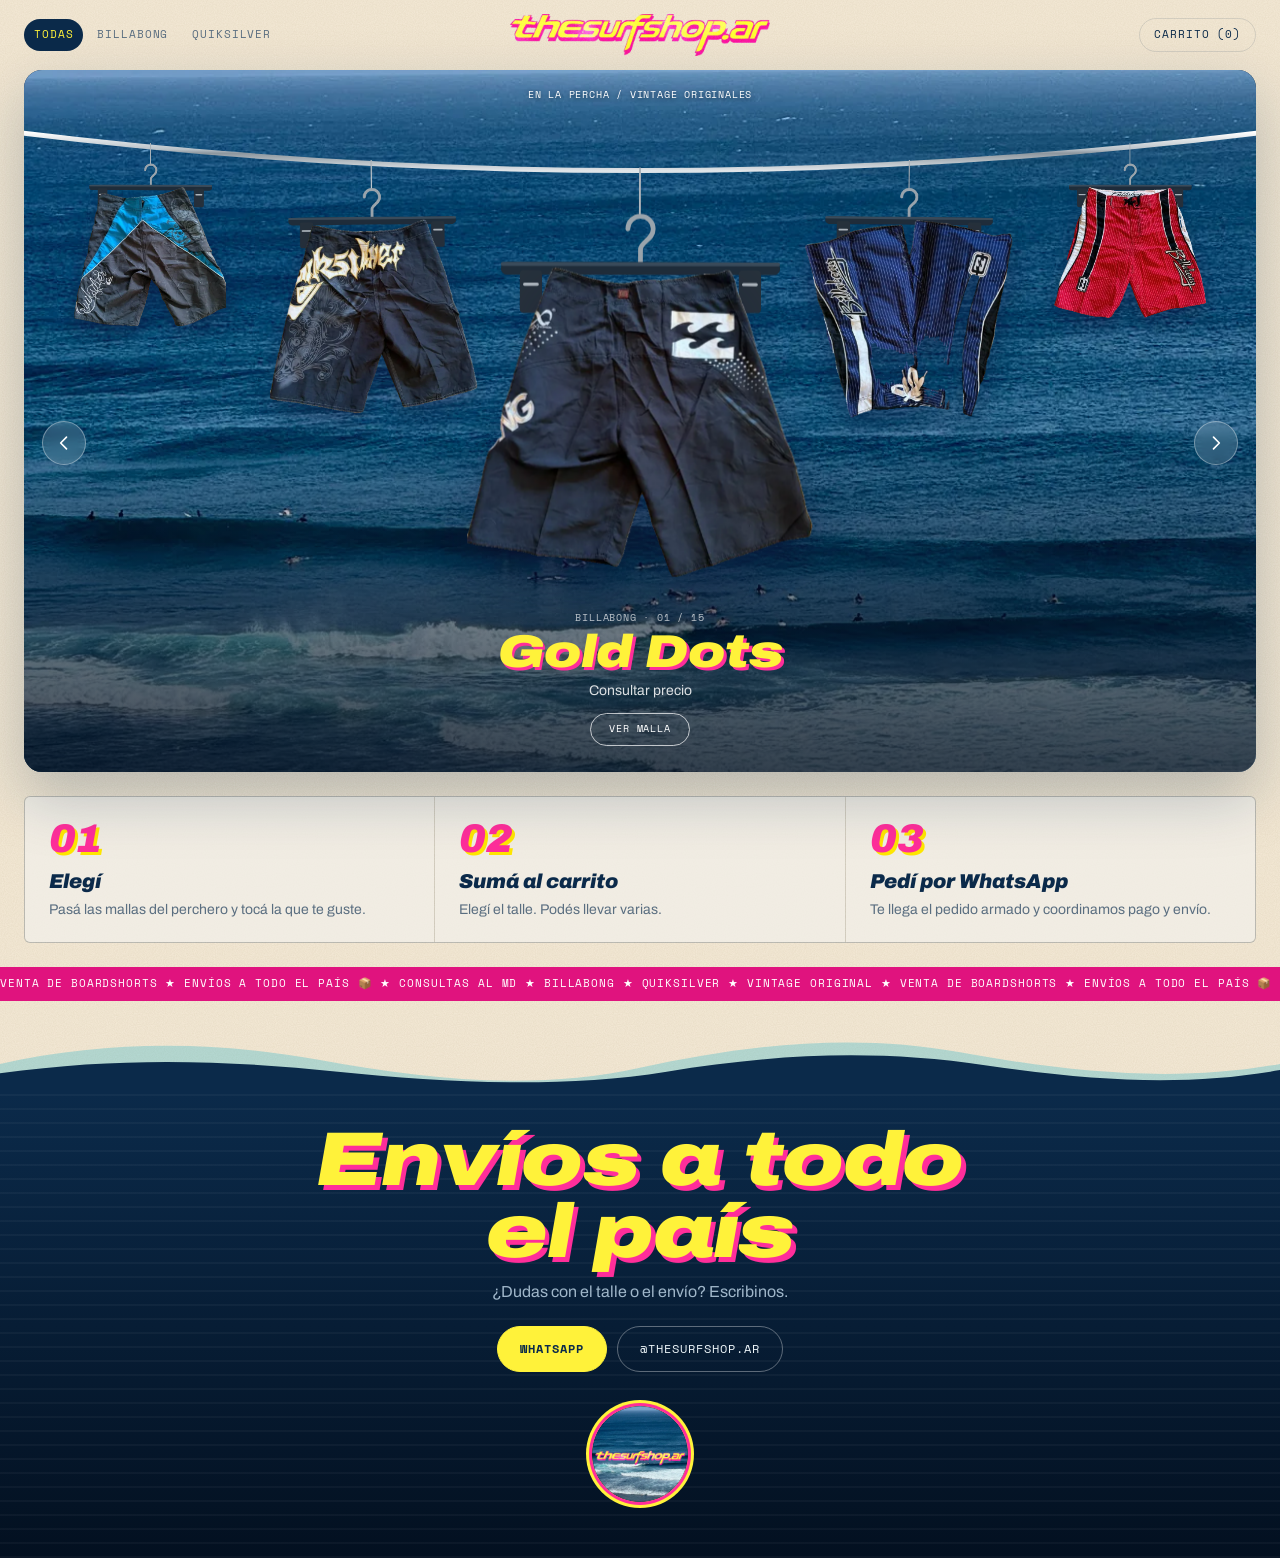
<file: index.html>
<!doctype html>
<html lang="es-AR">
<head>
  <meta charset="utf-8">
  <meta name="viewport" content="width=device-width, initial-scale=1, viewport-fit=cover">
  <!-- Sacar el noindex cuando la clienta apruebe la web y estén los precios. -->
  <meta name="robots" content="noindex">
  <meta name="theme-color" content="#f4ead7">
  <title>thesurfshop.ar · Boardshorts vintage</title>
  <meta name="description" content="Boardshorts vintage originales Billabong y Quiksilver. Elegí tu malla y pedila por WhatsApp.">
  <meta property="og:title" content="thesurfshop.ar · Boardshorts vintage">
  <meta property="og:description" content="Billabong y Quiksilver originales. Pedidos por WhatsApp.">
  <meta property="og:image" content="img/og.jpg">
  <link rel="icon" href="img/favicon.png">
  <link rel="apple-touch-icon" href="img/icon-180.png">
  <link rel="preconnect" href="https://fonts.googleapis.com">
  <link rel="preconnect" href="https://fonts.gstatic.com" crossorigin>
  <link rel="stylesheet" href="https://fonts.googleapis.com/css2?family=Archivo:ital,wdth,wght@0,62..125,400..900;1,62..125,400..900&family=Space+Mono:wght@400;700&display=swap">
  <link rel="stylesheet" href="css/marca.css">
  <link rel="stylesheet" href="css/tienda.css">
  <script defer src="js/catalogo-inicial.js"></script>
  <script defer src="js/tienda-config.js"></script>
  <script defer src="js/tienda.js"></script>
</head>
<body>

  <header class="barra">
    <nav class="filtros" aria-label="Marcas">
      <button class="filtro" data-marca="" aria-pressed="true">Todas</button>
      <button class="filtro" data-marca="Billabong" aria-pressed="false">Billabong</button>
      <button class="filtro" data-marca="Quiksilver" aria-pressed="false">Quiksilver</button>
    </nav>
    <a href="./" class="marca" aria-label="thesurfshop.ar, inicio">
      <img src="img/wordmark.webp" alt="thesurfshop.ar" width="1400" height="230">
    </a>
    <button class="boton-carrito" id="abrir-carrito" aria-haspopup="dialog">
      Carrito <span id="carrito-cuenta">(0)</span>
    </button>
  </header>

  <main>
    <section class="escenario" id="escenario" aria-roledescription="carrusel" aria-label="Mallas en la percha">
      <!-- La misma foto del mar que tiene el logo: las mallas cuelgan contra el cielo. -->
      <div class="paisaje" aria-hidden="true">
        <div class="foto-mar"></div>
      </div>

      <p class="rotulo"><span>En la percha</span> / <span>Vintage originales</span></p>

      <svg class="barral" id="barral" aria-hidden="true" preserveAspectRatio="none">
        <defs>
          <linearGradient id="cromo" x1="0" y1="0" x2="0" y2="1">
            <stop offset="0" stop-color="#ffffff"/>
            <stop offset=".45" stop-color="#b9c2c9"/>
            <stop offset=".55" stop-color="#8d979f"/>
            <stop offset="1" stop-color="#dfe4e8"/>
          </linearGradient>
        </defs>
        <path id="barral-sombra" fill="none" stroke="rgba(11,42,74,.08)" stroke-width="5" stroke-linecap="round"/>
        <path id="barral-tubo" fill="none" stroke="url(#cromo)" stroke-width="5" stroke-linecap="round"/>
      </svg>

      <div class="perchas" id="perchas"></div>

      <button class="flecha flecha-izq" id="anterior" aria-label="Malla anterior">
        <svg viewBox="0 0 24 24" width="20" height="20" aria-hidden="true"><path d="M15 5l-7 7 7 7" fill="none" stroke="currentColor" stroke-width="2" stroke-linecap="round" stroke-linejoin="round"/></svg>
      </button>
      <button class="flecha flecha-der" id="siguiente" aria-label="Malla siguiente">
        <svg viewBox="0 0 24 24" width="20" height="20" aria-hidden="true"><path d="M9 5l7 7-7 7" fill="none" stroke="currentColor" stroke-width="2" stroke-linecap="round" stroke-linejoin="round"/></svg>
      </button>

      <div class="etiqueta" id="etiqueta" aria-live="polite">
        <p class="etiqueta-marca" id="etiqueta-marca"></p>
        <h1 class="etiqueta-nombre titulo-racing" id="etiqueta-nombre"></h1>
        <p class="etiqueta-precio" id="etiqueta-precio"></p>
        <button class="boton-ver" id="ver-malla">Ver malla</button>
      </div>

      <!-- Panel de la malla elegida -->
      <aside class="panel" id="panel" aria-label="Detalle de la malla" hidden>
        <button class="cerrar" id="cerrar-panel" aria-label="Cerrar">
          <svg viewBox="0 0 24 24" width="18" height="18" aria-hidden="true"><path d="M6 6l12 12M18 6 6 18" stroke="currentColor" stroke-width="2.2" stroke-linecap="round"/></svg>
        </button>
        <p class="panel-rotulo" id="panel-rotulo"></p>
        <h2 class="panel-nombre" id="panel-nombre"></h2>
        <p class="panel-precio"><strong id="panel-precio"></strong> <span id="panel-precio-nota"></span></p>

        <p class="panel-sub">Color <strong id="panel-color"></strong></p>
        <div class="fotos" id="panel-fotos"></div>

        <div class="panel-sub panel-sub-fila">
          <span>Talle <strong id="panel-talle">—</strong></span>
          <span class="nota-talle">Medida de cintura en pulgadas</span>
        </div>
        <div class="talles" id="talles" role="radiogroup" aria-label="Talle">
          <span class="talles-perilla" id="talles-perilla" aria-hidden="true"></span>
        </div>

        <button class="boton-agregar" id="agregar" disabled>
          <span id="agregar-texto">Elegí un talle</span>
          <span id="agregar-precio"></span>
        </button>

        <details class="acordeon">
          <summary>Detalles</summary>
          <p>Boardshort vintage original <span id="panel-marca-detalle"></span>. Las fotos son de la malla real que te llevás: tocalas para verlas grandes.</p>
        </details>
        <details class="acordeon">
          <summary>Cómo comprar</summary>
          <p>Sumá las mallas al carrito y tocá <strong>Pedir por WhatsApp</strong>. Te llega el pedido armado y coordinamos el pago y el envío por ahí.</p>
        </details>
        <details class="acordeon">
          <summary>Talles</summary>
          <p>Los talles van por medida de cintura en pulgadas (32 = 81 cm aprox.). Si dudás entre dos, consultanos por WhatsApp.</p>
        </details>
      </aside>
    </section>

    <section class="pasos" aria-label="Cómo comprar">
      <div class="paso"><span class="paso-num">01</span><h3>Elegí</h3><p>Pasá las mallas del perchero y tocá la que te guste.</p></div>
      <div class="paso"><span class="paso-num">02</span><h3>Sumá al carrito</h3><p>Elegí el talle. Podés llevar varias.</p></div>
      <div class="paso"><span class="paso-num">03</span><h3>Pedí por WhatsApp</h3><p>Te llega el pedido armado y coordinamos pago y envío.</p></div>
    </section>
  </main>

  <footer class="pie">
    <div class="cinta" aria-hidden="true">
      <div class="cinta-texto">
        <span>Venta de boardshorts ★ Envíos a todo el país 📦 ★ Consultas al md ★ Billabong ★ Quiksilver ★ Vintage original ★&nbsp;</span>
        <span>Venta de boardshorts ★ Envíos a todo el país 📦 ★ Consultas al md ★ Billabong ★ Quiksilver ★ Vintage original ★&nbsp;</span>
      </div>
    </div>
    <svg class="pie-ola" viewBox="0 0 1440 90" preserveAspectRatio="none" aria-hidden="true">
      <path d="M0 50C120 20 240 20 360 45s240 40 360 10 240-45 360-20 240 40 360 15V90H0z" fill="#3fb8c9" opacity=".35"/>
      <path d="M0 62C140 40 260 46 380 60s250 22 370 0 230-30 360-8 230 26 330 6V90H0z" fill="#0b2a4a"/>
    </svg>
    <div class="pie-mar mar">
      <p class="titulo-racing pie-titulo">Envíos a todo<br>el país</p>
      <p class="pie-texto">¿Dudas con el talle o el envío? Escribinos.</p>
      <div class="pie-botones">
        <a class="pie-boton pie-boton-wpp" id="link-whatsapp" target="_blank" rel="noopener">WhatsApp</a>
        <a class="pie-boton" id="link-instagram" target="_blank" rel="noopener">@thesurfshop.ar</a>
      </div>
      <img class="pie-logo" src="img/logo.webp" alt="" width="120" height="120" loading="lazy">
    </div>
  </footer>

  <!-- Carrito -->
  <dialog class="carrito" id="carrito" aria-labelledby="carrito-titulo">
    <div class="carrito-caja">
      <header class="carrito-cabeza">
        <h2 id="carrito-titulo">Carrito</h2>
        <button class="cerrar" id="cerrar-carrito" aria-label="Cerrar carrito">
          <svg viewBox="0 0 24 24" width="18" height="18" aria-hidden="true"><path d="M6 6l12 12M18 6 6 18" stroke="currentColor" stroke-width="2.2" stroke-linecap="round"/></svg>
        </button>
      </header>
      <ul class="carrito-lista" id="carrito-lista"></ul>
      <p class="carrito-vacio" id="carrito-vacio">Todavía no sumaste ninguna malla.</p>
      <form class="carrito-pie" id="form-pedido">
        <div class="carrito-total"><span>Total</span><strong id="carrito-total">$0</strong></div>
        <p class="carrito-nota" id="carrito-nota" hidden>Algunas mallas no tienen precio cargado: te lo confirmamos por WhatsApp.</p>
        <label class="campo-pedido">
          <span>Tu nombre (opcional)</span>
          <input name="nombre" autocomplete="name" maxlength="60">
        </label>
        <label class="campo-pedido">
          <span>Ciudad o barrio, para el envío (opcional)</span>
          <input name="zona" autocomplete="address-level2" maxlength="80">
        </label>
        <button class="boton-whatsapp" id="pedir" type="submit">
          <svg viewBox="0 0 24 24" width="20" height="20" aria-hidden="true"><path fill="currentColor" d="M12 2a10 10 0 0 0-8.6 15.1L2 22l5-1.3A10 10 0 1 0 12 2zm0 18.2a8.2 8.2 0 0 1-4.2-1.2l-.3-.2-3 .8.8-2.9-.2-.3A8.2 8.2 0 1 1 12 20.2zm4.5-6.1c-.2-.1-1.5-.7-1.7-.8-.2-.1-.4-.1-.6.1l-.8 1c-.1.2-.3.2-.5.1a6.7 6.7 0 0 1-3.3-2.9c-.3-.4.2-.4.7-1.4.1-.2 0-.3 0-.4l-.8-1.8c-.2-.5-.4-.4-.6-.4h-.5a1 1 0 0 0-.7.3 3 3 0 0 0-.9 2.2 5.2 5.2 0 0 0 1.1 2.7 11.8 11.8 0 0 0 4.5 4c1.7.7 2.3.8 3.2.6.5-.1 1.5-.6 1.7-1.2.2-.6.2-1.1.2-1.2-.1-.1-.3-.2-.5-.3z"/></svg>
          Pedir por WhatsApp
        </button>
      </form>
    </div>
  </dialog>

  <!-- Foto real ampliada -->
  <dialog class="visor" id="visor" aria-label="Foto de la malla">
    <button class="cerrar" id="cerrar-visor" aria-label="Cerrar foto">
      <svg viewBox="0 0 24 24" width="18" height="18" aria-hidden="true"><path d="M6 6l12 12M18 6 6 18" stroke="currentColor" stroke-width="2.2" stroke-linecap="round"/></svg>
    </button>
    <img id="visor-img" alt="">
  </dialog>

  <div class="aviso" id="aviso" role="status" hidden></div>
</body>
</html>
</file>
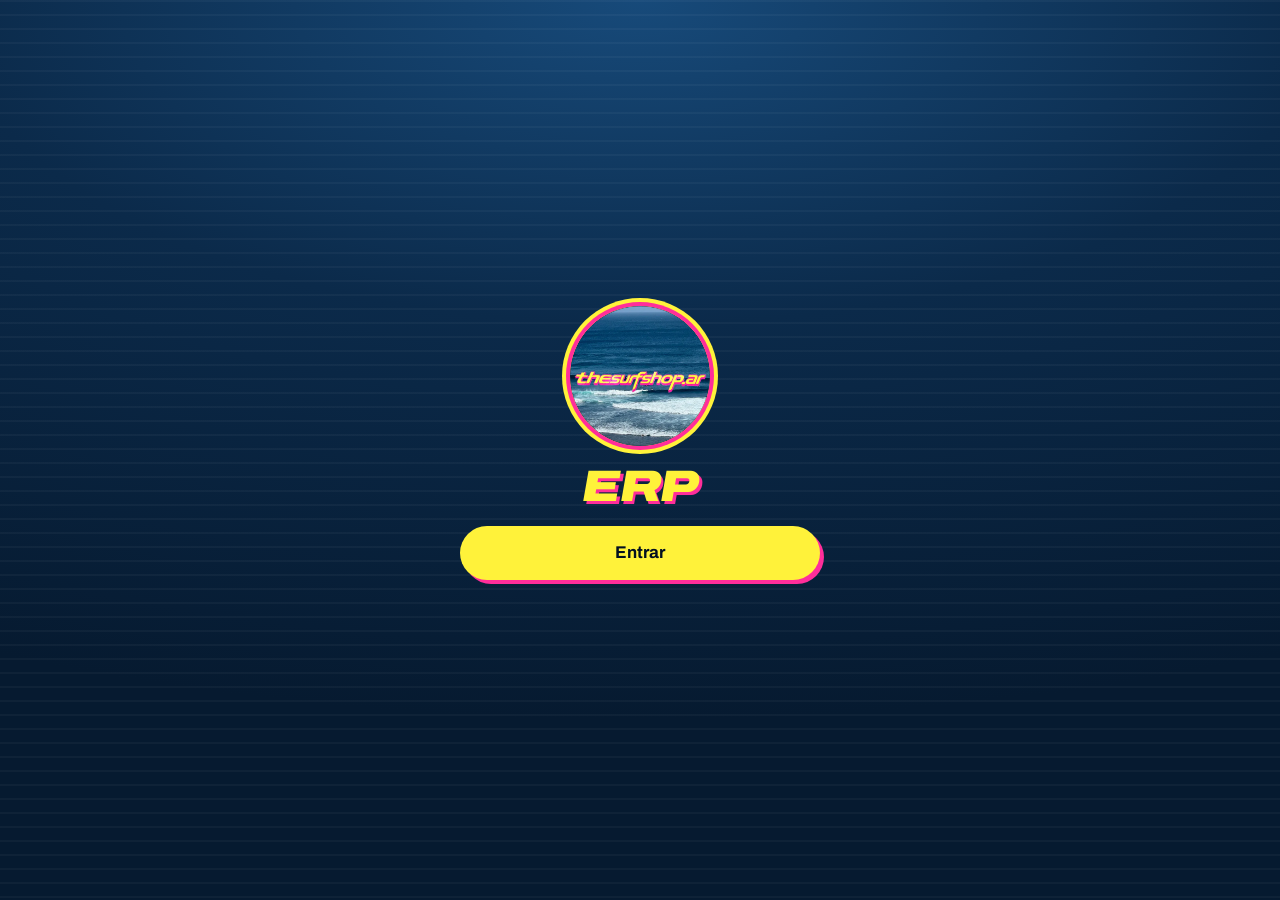
<file: stock.html>
<!doctype html>
<html lang="es-AR">
<head>
  <meta charset="utf-8">
  <meta name="viewport" content="width=device-width, initial-scale=1, viewport-fit=cover">
  <meta name="robots" content="noindex, nofollow">
  <meta name="theme-color" content="#061a30">
  <meta name="apple-mobile-web-app-capable" content="yes">
  <meta name="apple-mobile-web-app-status-bar-style" content="black-translucent">
  <meta name="apple-mobile-web-app-title" content="ERP TSS">
  <title>ERP · thesurfshop.ar</title>
  <link rel="icon" href="img/favicon.png">
  <link rel="apple-touch-icon" href="img/icon-180.png">
  <script>
    // El manifest (instalar como app) solo funciona publicado; abriendo el archivo directo da error.
    if (location.protocol.startsWith('http')) {
      document.head.append(Object.assign(document.createElement('link'), { rel: 'manifest', href: 'manifest.webmanifest' }));
    }
  </script>
  <link rel="preconnect" href="https://fonts.googleapis.com">
  <link rel="preconnect" href="https://fonts.gstatic.com" crossorigin>
  <link rel="stylesheet" href="https://fonts.googleapis.com/css2?family=Archivo:ital,wdth,wght@0,62..125,400..900;1,62..125,400..900&display=swap">
  <link rel="stylesheet" href="css/marca.css">
  <link rel="stylesheet" href="css/stock.css">
  <script defer src="js/firebase-config.js"></script>
  <script defer src="js/catalogo-inicial.js"></script>
  <script defer src="js/datos.js"></script>
  <script defer src="js/stock.js"></script>
</head>
<body>

  <!-- Ingreso -->
  <section id="login" class="login mar" hidden>
    <div class="login-caja">
      <img src="img/logo.webp" alt="" class="login-logo" width="140" height="140">
      <h1 class="titulo-racing login-titulo">ERP</h1>
      <form id="form-login" autocomplete="on">
        <label class="campo">
          <span>Email</span>
          <input type="email" name="email" autocomplete="username" inputmode="email" required>
        </label>
        <label class="campo">
          <span>Contraseña</span>
          <input type="password" name="clave" autocomplete="current-password" required>
        </label>
        <p class="login-error" id="login-error" role="alert"></p>
        <button class="btn btn-amarillo btn-grande" type="submit">Entrar</button>
      </form>
      <button id="btn-entrar-directo" class="btn btn-amarillo btn-grande" type="button" hidden>Entrar</button>
      <p class="login-nota" id="login-nota"></p>
    </div>
  </section>

  <!-- Sistema -->
  <div id="app" class="app" hidden>

    <aside class="panel" id="panel" aria-label="Menú">
      <div class="panel-marca">
        <img src="img/logo.webp" alt="" width="44" height="44">
        <div>
          <img src="img/wordmark.webp" alt="thesurfshop.ar" class="panel-wordmark" width="1400" height="225">
          <p>ERP</p>
        </div>
      </div>

      <nav class="panel-nav">
        <button class="nav-item activo" data-vista="stock" type="button">
          <svg viewBox="0 0 24 24" width="22" height="22" aria-hidden="true"><path fill="none" stroke="currentColor" stroke-width="2" stroke-linejoin="round" d="M4 7.5 12 4l8 3.5v9L12 20l-8-3.5zM4 7.5 12 11l8-3.5M12 11v9"/></svg>
          <span>Stock</span>
          <b class="nav-num" id="nav-num-stock"></b>
        </button>
        <button class="nav-item" data-vista="ingresos" type="button">
          <svg viewBox="0 0 24 24" width="22" height="22" aria-hidden="true"><path fill="none" stroke="currentColor" stroke-width="2" stroke-linecap="round" stroke-linejoin="round" d="M12 4v11M7 10l5 5 5-5M4 20h16"/></svg>
          <span>Ingresos</span>
          <b class="nav-num" id="nav-num-ingresos"></b>
        </button>
        <button class="nav-item" data-vista="egresos" type="button">
          <svg viewBox="0 0 24 24" width="22" height="22" aria-hidden="true"><path fill="none" stroke="currentColor" stroke-width="2" stroke-linecap="round" stroke-linejoin="round" d="M12 15V4M7 9l5-5 5 5M4 20h16"/></svg>
          <span>Egresos</span>
          <b class="nav-num" id="nav-num-egresos"></b>
        </button>
        <button class="nav-item" data-vista="ventas" type="button">
          <svg viewBox="0 0 24 24" width="22" height="22" aria-hidden="true"><path fill="none" stroke="currentColor" stroke-width="2" stroke-linecap="round" stroke-linejoin="round" d="M4 20V10M10 20V4M16 20v-7M22 20H2"/></svg>
          <span>Ventas</span>
          <b class="nav-num" id="nav-num-ventas"></b>
        </button>
      </nav>

      <div class="panel-pie">
        <p class="panel-usuario" id="panel-usuario"></p>
        <button class="btn btn-borde btn-chico" id="btn-salir" type="button">Cerrar sesión</button>
      </div>
    </aside>
    <div class="panel-fondo" id="panel-fondo" hidden></div>

    <div class="contenido">
      <header class="cabecera">
        <button class="btn-icono btn-menu" id="btn-menu" type="button" aria-label="Abrir menú" aria-controls="panel" aria-expanded="false">
          <svg viewBox="0 0 24 24" width="24" height="24" aria-hidden="true"><path d="M4 7h16M4 12h16M4 17h16" stroke="currentColor" stroke-width="2.2" stroke-linecap="round"/></svg>
        </button>
        <h1 class="cabecera-titulo" id="cabecera-titulo">Stock</h1>
        <div class="cabecera-acciones" id="cabecera-acciones"></div>
      </header>

      <main>
        <!-- Stock -->
        <section id="vista-stock" class="vista">
          <div class="kpis" id="kpis-stock"></div>

          <div class="herramientas">
            <div class="buscador">
              <svg viewBox="0 0 24 24" width="20" height="20" aria-hidden="true"><circle cx="11" cy="11" r="7" fill="none" stroke="currentColor" stroke-width="2"/><path d="m20 20-3.5-3.5" stroke="currentColor" stroke-width="2" stroke-linecap="round"/></svg>
              <input type="search" id="buscar" placeholder="Buscar modelo, marca o color" autocomplete="off" enterkeyhint="search">
            </div>
          </div>

          <div class="tabla-envoltura">
            <table class="tabla-stock" id="tabla-stock"></table>
          </div>
          <ul class="tarjetas-stock" id="tarjetas-stock"></ul>

          <div class="vacio" id="vacio-modelos" hidden>
            <p>Todavía no hay modelos cargados.</p>
            <button class="btn btn-amarillo" id="btn-iniciales" type="button">Cargar los 15 modelos de las fotos</button>
          </div>
        </section>

        <!-- Ingresos / Egresos (misma estructura) -->
        <section id="vista-movs" class="vista" hidden>
          <div class="kpis" id="kpis-movs"></div>
          <div id="lista-movs"></div>
        </section>

        <!-- Ventas: se arma sola con los egresos (cada egreso es una venta) -->
        <section id="vista-ventas" class="vista" hidden>
          <div class="periodos" role="tablist" aria-label="Período">
            <button class="chip" data-periodo="hoy" role="tab" aria-selected="false">Hoy</button>
            <button class="chip" data-periodo="7" role="tab" aria-selected="false">Últimos 7 días</button>
            <button class="chip activo" data-periodo="mes" role="tab" aria-selected="true">Este mes</button>
            <button class="chip" data-periodo="todo" role="tab" aria-selected="false">Todo</button>
          </div>
          <div class="kpis" id="kpis-ventas"></div>
          <h2 class="subtitulo">Ventas por modelo</h2>
          <div class="tabla-envoltura tabla-ventas-env">
            <table class="tabla-stock tabla-ventas" id="tabla-ventas"></table>
          </div>
          <ul class="tarjetas-stock" id="tarjetas-ventas"></ul>
        </section>
      </main>
    </div>
  </div>

  <!-- Cartel: registrar ingreso o egreso (uno o varios modelos, varios talles) -->
  <dialog id="cartel" class="cartel cartel-ancho" aria-labelledby="cartel-titulo">
    <form id="form-registro" class="cartel-form" novalidate>
      <header class="cartel-cabecera">
        <h2 id="cartel-titulo">Registrar ingreso</h2>
        <button class="btn-icono" data-cerrar type="button" aria-label="Cerrar">
          <svg viewBox="0 0 24 24" width="22" height="22" aria-hidden="true"><path d="M6 6l12 12M18 6 6 18" stroke="currentColor" stroke-width="2.4" stroke-linecap="round"/></svg>
        </button>
      </header>

      <div class="cartel-cuerpo">
        <section class="paso">
          <h3><span>1</span> Modelos y talles</h3>
          <div class="items" id="reg-items"></div>
          <div id="reg-selector" class="selector">
            <div class="selector-cab">
              <div class="buscador">
                <svg viewBox="0 0 24 24" width="18" height="18" aria-hidden="true"><circle cx="11" cy="11" r="7" fill="none" stroke="currentColor" stroke-width="2"/><path d="m20 20-3.5-3.5" stroke="currentColor" stroke-width="2" stroke-linecap="round"/></svg>
                <input type="search" id="reg-buscar" placeholder="Buscar modelo" autocomplete="off" aria-label="Buscar modelo">
              </div>
              <button type="button" class="btn btn-amarillo btn-nuevo-modelo" data-nuevo-modelo>+ Modelo nuevo</button>
            </div>
            <ul class="opciones-modelo" id="reg-opciones" aria-label="Modelos"></ul>
          </div>
          <div class="agregar-fila" id="reg-agregar-fila" hidden>
            <button type="button" class="btn btn-borde" id="reg-agregar">+ Agregar otro modelo</button>
            <button type="button" class="btn btn-borde btn-nuevo-modelo" data-nuevo-modelo>+ Modelo nuevo</button>
          </div>
        </section>

        <section class="paso">
          <h3><span>2</span> Nota <small>(opcional)</small></h3>
          <input type="text" id="reg-nota" class="nota" maxlength="120" placeholder="Cliente, proveedor, envío, etc." aria-label="Nota">
        </section>
      </div>

      <footer class="cartel-pie">
        <p class="resumen" id="reg-resumen" aria-live="polite"></p>
        <button class="btn btn-grande" type="submit" id="reg-ok" disabled>Registrar</button>
      </footer>
    </form>
  </dialog>

  <!-- Cartel: crear / editar modelo -->
  <dialog id="hoja-form" class="cartel" aria-labelledby="hf-titulo">
    <form id="form-modelo" class="cartel-form" novalidate>
      <header class="cartel-cabecera">
        <h2 id="hf-titulo">Nuevo modelo</h2>
        <button class="btn-icono" data-cerrar type="button" aria-label="Cerrar">
          <svg viewBox="0 0 24 24" width="22" height="22" aria-hidden="true"><path d="M6 6l12 12M18 6 6 18" stroke="currentColor" stroke-width="2.4" stroke-linecap="round"/></svg>
        </button>
      </header>

      <div class="cartel-cuerpo form-modelo">
        <label class="hf-foto">
          <img id="hf-foto-img" alt="" hidden>
          <span id="hf-foto-texto">+ Foto</span>
          <input type="file" id="hf-foto" accept="image/*" class="sr-only">
        </label>

        <label class="campo"><span>Nombre del modelo *</span><input name="nombre" maxlength="60" placeholder="Ej: Pinstripe"></label>
        <label class="campo"><span>Marca</span><input name="marca" list="marcas" maxlength="40" placeholder="Billabong"></label>
        <div class="dos">
          <label class="campo"><span>Costo</span><input name="costo" type="text" inputmode="numeric" pattern="[0-9]*" autocomplete="off" placeholder="$"></label>
          <label class="campo"><span>Precio de venta</span><input name="precio" type="text" inputmode="numeric" pattern="[0-9]*" autocomplete="off" placeholder="$"></label>
        </div>
        <datalist id="marcas">
          <option value="Billabong"><option value="Quiksilver"><option value="Rip Curl"><option value="O'Neill"><option value="Volcom"><option value="Hurley"><option value="Oakley">
        </datalist>
        <label class="campo"><span>Color / descripción</span><input name="color" maxlength="60" placeholder="Azul marino rayado"></label>

        <fieldset class="campo">
          <legend>Talles</legend>
          <div class="talles-elegir" id="hf-talles"></div>
          <div class="talle-otro">
            <input id="hf-talle-otro" maxlength="6" placeholder="Otro talle" aria-label="Agregar otro talle">
            <button type="button" class="btn btn-borde" id="hf-talle-agregar">Agregar</button>
          </div>
        </fieldset>
        <p class="hf-ayuda">El stock no se toca acá: se carga desde <b>Ingresos</b>.</p>
      </div>

      <footer class="cartel-pie">
        <p class="hf-error" id="hf-error" role="alert"></p>
        <div class="pie-botones">
          <button class="btn btn-peligro" type="button" id="hf-borrar" hidden>Borrar</button>
          <button class="btn btn-amarillo btn-grande" type="submit">Guardar modelo</button>
        </div>
      </footer>
    </form>
  </dialog>

  <div class="toast" id="toast" role="status" aria-live="polite" popover="manual">
    <span id="toast-texto"></span>
    <button type="button" id="toast-deshacer">Deshacer</button>
  </div>

</body>
</html>
</file>
<file: css/marca.css>
/* thesurfshop.ar — colores sacados del logo: amarillo y rosa flúor sobre azul océano. */
:root {
  --amarillo: #fff23a;
  --amarillo-2: #ffe600;
  --rosa: #ff2e9a;
  --rosa-2: #e0137e;
  --oceano: #0b2a4a;
  --profundo: #061a30;
  --abismo: #031020;
  --ola: #3fb8c9;
  --espuma: #e9f5f8;
  --arena: #f4ead7;

  --texto: #eef6fa;
  --texto-suave: #9fb6c9;
  --linea: rgba(255, 255, 255, 0.12);
  --tarjeta: #0e2f52;
  --tarjeta-2: #133a63;

  --ok: #3ee08f;
  --peligro: #ff5470;

  --radio: 14px;
  --radio-lg: 22px;
  --sombra: 0 10px 30px rgba(0, 0, 0, 0.35);

  --f-titulo: 'Archivo', system-ui, sans-serif;
  --f-texto: 'Archivo', system-ui, sans-serif;

  color-scheme: dark;
}

*, *::before, *::after { box-sizing: border-box; }

html { -webkit-text-size-adjust: 100%; }

body {
  margin: 0;
  background: var(--profundo);
  color: var(--texto);
  font-family: var(--f-texto);
  font-size: 16px;
  line-height: 1.45;
  -webkit-font-smoothing: antialiased;
  -webkit-tap-highlight-color: transparent;
}

img { display: block; max-width: 100%; }
[hidden] { display: none !important; }
button, input, select, textarea { font: inherit; color: inherit; }
button { cursor: pointer; }
a { color: inherit; }

/* Títulos tipo "racing": cursiva, ancha, pesada, con la sombra rosa del logo. */
.titulo-racing {
  font-family: var(--f-titulo);
  font-style: italic;
  font-weight: 900;
  font-stretch: 125%;
  font-variation-settings: 'wdth' 125;
  letter-spacing: -0.01em;
  line-height: 0.95;
  color: var(--amarillo);
  text-shadow: 0.06em 0.06em 0 var(--rosa);
}

/* Líneas de mar de fondo, como el mar del logo. */
.mar {
  background:
    repeating-linear-gradient(180deg, rgba(255,255,255,0.035) 0 2px, transparent 2px 14px),
    radial-gradient(120% 80% at 50% 0%, #174a7a 0%, var(--oceano) 45%, var(--profundo) 100%);
}

.sr-only {
  position: absolute; width: 1px; height: 1px; padding: 0; margin: -1px;
  overflow: hidden; clip: rect(0 0 0 0); white-space: nowrap; border: 0;
}

:focus-visible { outline: 3px solid var(--amarillo); outline-offset: 2px; }

@media (prefers-reduced-motion: reduce) {
  *, *::before, *::after { animation: none !important; transition: none !important; scroll-behavior: auto !important; }
}
</file>
<file: css/tienda.css>
/* Tienda pública: perchero con las mallas colgadas, panel de detalle y carrito que termina en WhatsApp.
   Fondo arena claro (como un local), con el amarillo y el rosa del logo como acentos. */
:root {
  --fondo: var(--arena);
  --tela: #fbf7ef;
  --tinta: var(--oceano);
  --tinta-suave: #5a6e80;
  --borde: rgba(11, 42, 74, 0.12);
  --accion: var(--rosa-2);
  --f-mono: 'Space Mono', ui-monospace, monospace;
  color-scheme: light;
}

/* Fondo de arena: grano muy suave encima del color. */
body {
  background:
    url("data:image/svg+xml,%3Csvg xmlns='http://www.w3.org/2000/svg' width='160' height='160'%3E%3Cfilter id='g'%3E%3CfeTurbulence type='fractalNoise' baseFrequency='.9' numOctaves='2' stitchTiles='stitch'/%3E%3CfeColorMatrix values='0 0 0 0 .45 0 0 0 0 .33 0 0 0 0 .18 0 0 0 .5 0'/%3E%3C/filter%3E%3Crect width='160' height='160' filter='url(%23g)' opacity='.35'/%3E%3C/svg%3E"),
    var(--fondo);
  color: var(--tinta);
  overflow-x: hidden;
}

.rotulo, .filtro, .boton-carrito, .etiqueta-marca, .panel-rotulo, .panel-sub, .boton-ver,
.boton-agregar, .acordeon summary, .paso-num, .cinta, .pie-links, .talle, .campo-pedido span {
  font-family: var(--f-mono);
  text-transform: uppercase;
  letter-spacing: 0.08em;
}

/* ---------- Barra de arriba ---------- */
.barra {
  display: grid;
  grid-template-columns: 1fr auto 1fr;
  align-items: center;
  gap: 12px;
  padding: 14px 24px;
}
.filtros { display: flex; gap: 4px; }
.filtro {
  background: none;
  border: 0;
  padding: 8px 10px;
  border-radius: 999px;
  font-size: 11px;
  color: var(--tinta-suave);
}
.filtro[aria-pressed="true"] { background: var(--tinta); color: var(--amarillo); }
.marca img { width: clamp(170px, 22vw, 260px); height: auto; }
.boton-carrito {
  justify-self: end;
  background: none;
  border: 1px solid var(--borde);
  border-radius: 999px;
  padding: 8px 14px;
  font-size: 11px;
}
.boton-carrito.salto { animation: salto 0.5s cubic-bezier(.3, 1.6, .5, 1); }
@keyframes salto { 40% { transform: scale(1.15); background: var(--amarillo); } }

/* ---------- Escenario con el perchero ---------- */
.escenario {
  --alto: clamp(560px, 78vh, 760px);
  position: relative;
  margin: 0 24px;
  height: var(--alto);
  background: var(--profundo);
  border-radius: 18px;
  overflow: hidden;
  touch-action: pan-y;
  user-select: none;
  -webkit-user-select: none;
  box-shadow: 0 24px 60px rgba(11, 42, 74, 0.25);
}
.rotulo {
  position: absolute;
  inset: 18px 0 auto;
  margin: 0;
  text-align: center;
  font-size: 10px;
  color: #fff;
  text-shadow: 0 1px 4px rgba(3, 16, 32, 0.6);
  z-index: 3;
}

/* ---------- Paisaje: la foto del mar del logo ---------- */
.paisaje {
  position: absolute;
  inset: 0;
  z-index: 0;
  overflow: hidden;
  transition: filter 0.5s;
}
.escenario.detalle .paisaje { filter: brightness(0.85); }
.foto-mar {
  position: absolute;
  inset: 0;
  background: url('../img/mar.webp') 50% 44% / cover no-repeat;
  transform-origin: 50% 40%;
  animation: respira 40s ease-in-out infinite alternate;
}
/* Oscurece abajo para que se lea el nombre de la malla. */
.paisaje::after {
  content: '';
  position: absolute;
  inset: 0;
  background: linear-gradient(180deg, transparent 50%, rgba(3, 16, 32, 0.55) 78%, rgba(3, 16, 32, 0.8) 100%);
}
@keyframes respira { to { transform: scale(1.08) translateY(-1%); } }

.barral { position: absolute; inset: 0; width: 100%; height: 100%; pointer-events: none; z-index: 1; }

.perchas { position: absolute; inset: 0; z-index: 2; }
.colgada {
  position: absolute;
  left: 50%;
  top: 0;
  width: var(--ancho);
  margin-left: calc(var(--ancho) / -2);
  transform-origin: 50% 0;
  background: none;
  border: 0;
  padding: 0;
  will-change: transform, opacity;
}
.colgada:focus-visible { outline: none; }
.colgada:focus-visible .malla { outline: 3px solid var(--rosa); outline-offset: 6px; }
.pendulo { transform-origin: 50% 0; }
.alambre {
  display: block;
  width: 2px;
  height: var(--alambre, 60px);
  margin: 0 auto;
  background: linear-gradient(90deg, #7d8790, #d6dce1, #7d8790);
}
.percha { display: block; width: 92%; height: auto; margin: -2px auto 0; overflow: visible; }
.malla {
  display: block;
  width: 100%;
  height: auto;
  margin-top: -14%;
  pointer-events: none;
  filter: drop-shadow(0 22px 22px rgba(20, 10, 50, 0.35));
}
.colgada:not(.centro) { cursor: pointer; }
.colgada.centro { cursor: grab; }
.escenario.arrastrando .colgada { cursor: grabbing; }

.flecha {
  position: absolute;
  top: 50%;
  z-index: 4;
  width: 44px;
  height: 44px;
  display: grid;
  place-items: center;
  border-radius: 50%;
  border: 1px solid rgba(255, 255, 255, 0.35);
  background: rgba(255, 255, 255, 0.14);
  -webkit-backdrop-filter: blur(6px);
  backdrop-filter: blur(6px);
  color: #fff;
  transition: opacity 0.3s, transform 0.2s;
}
.flecha:hover { transform: scale(1.08); }
.flecha-izq { left: 18px; }
.flecha-der { right: 18px; }

.etiqueta {
  position: absolute;
  left: 0;
  right: 0;
  bottom: 26px;
  z-index: 4;
  text-align: center;
  transition: opacity 0.3s, transform 0.3s;
}
.etiqueta-marca { margin: 0; font-size: 10px; color: rgba(255, 255, 255, 0.7); }
.etiqueta-nombre { margin: 6px 0 6px; font-size: clamp(30px, 4.2vw, 46px); }
.etiqueta-precio { margin: 0 0 12px; font-size: 14px; color: rgba(255, 255, 255, 0.85); }
.boton-ver {
  background: none;
  border: 1px solid rgba(255, 255, 255, 0.7);
  border-radius: 999px;
  padding: 8px 18px;
  font-size: 10px;
  color: #fff;
}
.boton-ver:hover { background: var(--amarillo); border-color: var(--amarillo); color: var(--oceano); }

.escenario.detalle .flecha,
.escenario.detalle .etiqueta { opacity: 0; pointer-events: none; }
.escenario.detalle .etiqueta { transform: translateY(12px); }

/* ---------- Panel de la malla ---------- */
.panel {
  position: absolute;
  z-index: 5;
  top: 56px;
  right: 6%;
  bottom: 24px;
  width: min(380px, 40%);
  overflow-y: auto;
  padding: 24px 24px 20px;
  background: #fff;
  border-radius: 10px;
  box-shadow: 0 20px 50px rgba(11, 42, 74, 0.16);
  animation: entra-panel 0.45s cubic-bezier(.2, .8, .2, 1);
}
@keyframes entra-panel { from { opacity: 0; transform: translateX(40px); } }
.panel .cerrar { position: absolute; top: 14px; right: 14px; }
.panel-rotulo { margin: 0; font-size: 10px; color: var(--tinta-suave); }
.panel-nombre { margin: 6px 0 4px; font-size: 28px; font-weight: 900; font-stretch: 110%; font-variation-settings: 'wdth' 110; line-height: 1; }
.panel-precio { margin: 0 0 18px; font-size: 18px; }
.panel-precio span { font-family: var(--f-mono); font-size: 10px; text-transform: uppercase; color: var(--tinta-suave); letter-spacing: 0.06em; }
.panel-sub { margin: 0 0 8px; font-size: 10px; color: var(--tinta-suave); }
.panel-sub strong { color: var(--tinta); }
.panel-sub-fila { display: flex; justify-content: space-between; gap: 8px; margin-top: 18px; }
.nota-talle { text-transform: none; letter-spacing: 0; }

.fotos { display: flex; gap: 6px; flex-wrap: wrap; }
.foto {
  width: 46px;
  height: 46px;
  padding: 0;
  border: 1px solid var(--borde);
  border-radius: 6px;
  overflow: hidden;
  background: var(--tela);
}
.foto img { width: 100%; height: 100%; object-fit: cover; }
.foto:hover { border-color: var(--tinta); }

/* Selector de talle: píldora oscura con una perilla amarilla con forma de tabla de surf que se desliza. */
.talles {
  position: relative;
  display: flex;
  padding: 4px;
  border-radius: 999px;
  background: var(--tinta);
}
.talles-perilla {
  position: absolute;
  top: 4px;
  bottom: 4px;
  left: 4px;
  width: var(--w, 0);
  border-radius: 50% / 100%;
  background: var(--amarillo);
  box-shadow: 0 2px 0 var(--rosa);
  transform: translateX(var(--x, 0));
  opacity: 0;
  transition: transform 0.35s cubic-bezier(.3, 1.4, .5, 1), opacity 0.2s;
}
.talles.con-talle .talles-perilla { opacity: 1; }
.talle {
  position: relative;
  flex: 1;
  min-height: 40px;
  border: 0;
  background: none;
  color: rgba(255, 255, 255, 0.7);
  font-size: 12px;
  font-weight: 700;
  z-index: 1;
}
.talle[aria-checked="true"] { color: var(--tinta); }

.boton-agregar {
  width: 100%;
  margin: 18px 0 10px;
  display: flex;
  justify-content: space-between;
  align-items: center;
  gap: 10px;
  min-height: 50px;
  padding: 0 20px;
  border: 0;
  border-radius: 999px;
  background: var(--accion);
  color: #fff;
  font-size: 12px;
  font-weight: 700;
  transition: transform 0.15s, background 0.2s;
}
.boton-agregar:not(:disabled):hover { background: var(--rosa); }
.boton-agregar:not(:disabled):active { transform: scale(0.98); }
.boton-agregar:disabled { background: #e5ddd0; color: var(--tinta-suave); cursor: default; }

.acordeon { border-top: 1px solid var(--borde); }
.acordeon:last-child { border-bottom: 1px solid var(--borde); }
.acordeon summary {
  display: flex;
  justify-content: space-between;
  padding: 12px 0;
  font-size: 10px;
  cursor: pointer;
  list-style: none;
}
.acordeon summary::-webkit-details-marker { display: none; }
.acordeon summary::after { content: '+'; font-size: 14px; line-height: 1; }
.acordeon[open] summary::after { content: '−'; }
.acordeon p { margin: 0 0 14px; font-size: 14px; color: var(--tinta-suave); }

.cerrar {
  width: 34px;
  height: 34px;
  display: grid;
  place-items: center;
  border: 0;
  border-radius: 50%;
  background: #efe8dc;
  color: var(--tinta);
}

/* ---------- Pasos ---------- */
.pasos {
  display: grid;
  grid-template-columns: repeat(3, 1fr);
  gap: 1px;
  margin: 24px;
  background: var(--borde);
  border: 1px solid var(--borde);
  border-radius: 6px;
  overflow: hidden;
}
.paso { background: rgba(251, 247, 239, 0.75); padding: 22px 24px; }
.paso-num {
  display: block;
  font-family: var(--f-titulo);
  font-size: 40px;
  font-weight: 900;
  font-style: italic;
  line-height: 1;
  letter-spacing: 0;
  color: var(--rosa);
  text-shadow: 3px 3px 0 var(--amarillo-2);
}
.paso h3 { margin: 8px 0 4px; font-size: 20px; font-weight: 900; font-style: italic; }
.paso p { margin: 0; font-size: 14px; color: var(--tinta-suave); }

/* ---------- Pie ---------- */
.cinta { overflow: hidden; background: var(--accion); color: #fff; font-size: 11px; padding: 9px 0; }
.cinta-texto { display: flex; width: max-content; animation: cinta 30s linear infinite; }
.cinta-texto span { white-space: pre; }
@keyframes cinta { to { transform: translateX(-50%); } }
.pie-ola { display: block; width: 100%; height: 70px; margin-top: 24px; }
.pie-mar {
  position: relative;
  margin-top: -1px;
  background:
    repeating-linear-gradient(180deg, rgba(255, 255, 255, 0.035) 0 2px, transparent 2px 14px),
    linear-gradient(180deg, var(--oceano), var(--abismo));
  padding: 30px 24px 56px;
  text-align: center;
  color: var(--texto);
  overflow: hidden;
}
.pie-titulo { margin: 0 0 12px; font-size: clamp(38px, 7vw, 76px); }
.pie-texto { margin: 0 0 22px; color: var(--texto-suave); }
.pie-botones { display: flex; justify-content: center; flex-wrap: wrap; gap: 10px; }
.pie-boton {
  display: inline-flex;
  align-items: center;
  min-height: 46px;
  padding: 0 22px;
  border-radius: 999px;
  border: 1px solid rgba(255, 255, 255, 0.35);
  font-family: var(--f-mono);
  font-size: 12px;
  text-transform: uppercase;
  letter-spacing: 0.08em;
  text-decoration: none;
}
.pie-boton:hover { border-color: var(--amarillo); color: var(--amarillo); }
.pie-boton-wpp { background: var(--amarillo); border-color: var(--amarillo); color: var(--oceano); font-weight: 700; }
.pie-boton-wpp:hover { background: var(--rosa); border-color: var(--rosa); color: #fff; }
.pie-logo { width: 96px; height: 96px; margin: 34px auto 0; border-radius: 50%; box-shadow: 0 0 0 3px var(--rosa), 0 0 0 6px var(--amarillo); }

/* ---------- Carrito ---------- */
.carrito {
  inset: 0 0 0 auto;
  margin: 0;
  height: 100%;
  max-height: none;
  max-width: none;
  width: min(420px, 100vw);
  padding: 0;
  border: 0;
  background: var(--tela);
  color: var(--tinta);
}
.carrito[open] { animation: entra-carrito 0.35s cubic-bezier(.2, .8, .2, 1); }
@keyframes entra-carrito { from { transform: translateX(100%); } }
.carrito::backdrop { background: rgba(6, 26, 48, 0.4); }
.carrito-caja { display: flex; flex-direction: column; height: 100%; }
.carrito-cabeza { display: flex; justify-content: space-between; align-items: center; padding: 18px 20px; border-bottom: 1px solid var(--borde); }
.carrito-cabeza h2 { margin: 0; font-size: 22px; font-weight: 900; font-style: italic; }
.carrito-lista { list-style: none; margin: 0; padding: 8px 20px; overflow-y: auto; flex: 1; }
.carrito-vacio { padding: 0 20px; color: var(--tinta-suave); flex: 1; }
.item { display: grid; grid-template-columns: 64px 1fr auto; gap: 12px; align-items: center; padding: 12px 0; border-bottom: 1px solid var(--borde); }
.item img { width: 64px; height: 64px; object-fit: contain; }
.item-nombre { margin: 0; font-weight: 800; }
.item-datos { margin: 2px 0 0; font-size: 13px; color: var(--tinta-suave); }
.item-lado { display: grid; justify-items: end; gap: 6px; }
.cantidad { display: flex; align-items: center; border: 1px solid var(--borde); border-radius: 999px; }
.cantidad button { width: 30px; height: 30px; border: 0; background: none; font-size: 16px; }
.cantidad span { min-width: 18px; text-align: center; font-size: 14px; }
.quitar { border: 0; background: none; padding: 0; font-size: 12px; color: var(--tinta-suave); text-decoration: underline; }
.carrito-pie { padding: 16px 20px calc(16px + env(safe-area-inset-bottom)); border-top: 1px solid var(--borde); display: grid; gap: 10px; }
.carrito-total { display: flex; justify-content: space-between; font-size: 18px; }
.carrito-nota { margin: 0; font-size: 13px; color: var(--tinta-suave); }
.campo-pedido { display: grid; gap: 4px; }
.campo-pedido span { font-size: 10px; color: var(--tinta-suave); }
.campo-pedido input { padding: 10px 12px; border: 1px solid var(--borde); border-radius: 8px; background: #fff; font-size: 16px; }
.boton-whatsapp {
  display: flex;
  justify-content: center;
  align-items: center;
  gap: 10px;
  min-height: 52px;
  border: 0;
  border-radius: 999px;
  background: #128c4a;
  color: #fff;
  font-weight: 800;
  font-size: 16px;
}
.boton-whatsapp:hover { background: #0f7a40; }
.boton-whatsapp:disabled { opacity: 0.5; cursor: default; }

/* ---------- Visor de fotos ---------- */
.visor { padding: 0; border: 0; border-radius: 10px; max-width: min(92vw, 640px); background: #fff; overflow: hidden; }
.visor::backdrop { background: rgba(6, 26, 48, 0.7); }
.visor img { width: 100%; max-height: 86vh; object-fit: contain; }
.visor .cerrar { position: absolute; top: 10px; right: 10px; }

.aviso {
  position: fixed;
  left: 50%;
  bottom: 24px;
  transform: translateX(-50%);
  z-index: 20;
  padding: 12px 18px;
  border-radius: 999px;
  background: var(--tinta);
  color: var(--amarillo);
  font-weight: 700;
  font-size: 14px;
  box-shadow: var(--sombra);
}

/* ---------- Celular ---------- */
@media (max-width: 760px) {
  .barra { grid-template-columns: 1fr auto; padding: 12px 16px; }
  .marca { grid-row: 1; }
  .marca img { width: 170px; }
  .boton-carrito { grid-row: 1; }
  .filtros { grid-column: 1 / -1; justify-content: center; }
  .escenario { margin: 0 16px; --alto: clamp(500px, 74vh, 640px); }
  .flecha { top: auto; bottom: 120px; width: 40px; height: 40px; }
  .flecha-izq { left: 10px; }
  .flecha-der { right: 10px; }
  .panel {
    position: absolute;
    top: auto;
    left: 0;
    right: 0;
    bottom: 0;
    width: auto;
    max-height: 62%;
    border-radius: 16px 16px 0 0;
    padding: 20px 18px 18px;
    animation-name: sube-panel;
  }
  @keyframes sube-panel { from { opacity: 0; transform: translateY(40px); } }
  .panel-precio span { display: block; margin-top: 2px; }
  .pasos { grid-template-columns: 1fr; margin: 16px; }
  .paso { padding: 18px; }
}
</file>
<file: css/stock.css>
/* Sistema de stock: panel a la izquierda (cajón en el celular), tabla de stock y cartel de altas y bajas. */

body { background: var(--profundo); min-height: 100dvh; }

/* ---------- botones base ---------- */
.btn {
  display: inline-flex; align-items: center; justify-content: center; gap: 8px;
  min-height: 46px; padding: 0 18px; border-radius: 999px; border: 0;
  font-weight: 700; font-size: 15px; text-decoration: none; white-space: nowrap;
  transition: transform .08s ease, background-color .15s ease, opacity .15s ease;
}
.btn:active { transform: scale(.97); }
.btn:disabled { opacity: .35; cursor: not-allowed; transform: none; }
.btn-amarillo { background: var(--amarillo); color: var(--abismo); box-shadow: 4px 4px 0 var(--rosa); }
.btn-amarillo:active { box-shadow: 2px 2px 0 var(--rosa); }
.btn-rosa { background: var(--rosa); color: #fff; box-shadow: 4px 4px 0 var(--amarillo); }
.btn-rosa:active { box-shadow: 2px 2px 0 var(--amarillo); }
.btn-borde { background: transparent; color: var(--texto); border: 1.5px solid var(--linea); }
.btn-peligro { background: transparent; color: var(--peligro); border: 1.5px solid rgba(255, 84, 112, .4); }
.btn-grande { width: 100%; min-height: 54px; font-size: 17px; }
.btn-chico { min-height: 38px; font-size: 14px; padding: 0 14px; }
.btn-icono {
  display: grid; place-items: center; width: 44px; height: 44px; flex: none;
  border: 0; border-radius: 12px; background: transparent; color: var(--texto-suave);
}
.btn-icono:active { background: var(--linea); }

/* ---------- login ---------- */
.login { min-height: 100dvh; display: grid; place-items: center; padding: 24px 16px; }
.login-caja { width: 100%; max-width: 360px; text-align: center; display: grid; gap: 14px; }
.login-logo { width: 140px; height: 140px; margin: 0 auto; border-radius: 50%; box-shadow: 0 0 0 4px var(--rosa), 0 0 0 8px var(--amarillo); }
.login-titulo { font-size: 44px; margin: 6px 0 4px; }
#form-login { display: grid; gap: 12px; text-align: left; }
.login-error { color: var(--peligro); min-height: 1.2em; margin: 0; font-size: 14px; }
.login-nota { color: var(--texto-suave); font-size: 13px; margin: 0; }

/* ---------- campos ---------- */
.campo { display: grid; gap: 6px; border: 0; padding: 0; margin: 0; min-width: 0; }
.campo > span, .campo > legend { font-size: 13px; font-weight: 600; color: var(--texto-suave); padding: 0; }
.campo input, .nota {
  width: 100%; min-height: 50px; padding: 0 14px; border-radius: 12px;
  background: var(--abismo); border: 1.5px solid var(--linea); font-size: 16px;
}
.campo input:focus, .nota:focus { border-color: var(--amarillo); outline: none; }

/* ---------- estructura: panel + contenido ---------- */
.app { min-height: 100dvh; }

.panel {
  position: fixed; inset: 0 auto 0 0; z-index: 40;
  width: 272px; max-width: 86vw;
  display: flex; flex-direction: column; gap: 22px;
  padding: calc(18px + env(safe-area-inset-top)) 16px calc(18px + env(safe-area-inset-bottom));
  background:
    repeating-linear-gradient(180deg, rgba(255,255,255,0.03) 0 2px, transparent 2px 14px),
    linear-gradient(180deg, #0f3a66 0%, var(--oceano) 40%, var(--abismo) 100%);
  border-right: 1px solid var(--linea);
  overflow-y: auto;
  transform: translateX(-102%);
  transition: transform .25s cubic-bezier(.2, .8, .2, 1);
}
.panel.abierto { transform: none; box-shadow: 20px 0 50px rgba(0, 0, 0, .5); }
.panel-fondo { position: fixed; inset: 0; z-index: 35; background: rgba(0, 8, 18, .6); }

.panel-marca { display: flex; align-items: center; gap: 10px; }
.panel-marca > img { width: 44px; height: 44px; border-radius: 50%; box-shadow: 0 0 0 2px var(--rosa); flex: none; }
.panel-wordmark { height: 22px; width: auto; }
.panel-marca p { margin: 4px 0 0; font-size: 12px; font-weight: 600; color: var(--texto-suave); letter-spacing: .04em; text-transform: uppercase; }

.panel-nav { display: grid; gap: 4px; }
.nav-item {
  display: flex; align-items: center; gap: 12px; width: 100%;
  min-height: 50px; padding: 0 14px; border: 0; border-radius: 14px;
  background: transparent; color: var(--texto-suave); font-size: 16px; font-weight: 700; text-align: left;
}
.nav-item:hover { background: rgba(255, 255, 255, .05); color: var(--texto); }
.nav-item.activo { background: rgba(255, 242, 58, .12); color: var(--amarillo); }
.nav-item span { flex: 1; }
.nav-num { font-size: 13px; font-weight: 700; color: var(--texto-suave); font-variant-numeric: tabular-nums; }
.nav-item.activo .nav-num { color: var(--amarillo); }

.panel-pie { margin-top: auto; display: grid; gap: 10px; justify-items: start; }
.panel-usuario { margin: 0; font-size: 13px; color: var(--texto-suave); word-break: break-all; }

.contenido { min-width: 0; }

.cabecera {
  position: sticky; top: 0; z-index: 10;
  display: flex; align-items: center; gap: 8px;
  padding: calc(8px + env(safe-area-inset-top)) 16px 8px 8px;
  background: rgba(6, 26, 48, .92); backdrop-filter: blur(10px); -webkit-backdrop-filter: blur(10px);
  border-bottom: 1px solid var(--linea);
}
.cabecera-titulo { margin: 0; flex: 1; font-size: 22px; font-weight: 900; font-style: italic; }
.cabecera-acciones { display: flex; gap: 8px; }
.cabecera-acciones .btn { min-height: 40px; padding: 0 14px; font-size: 14px; box-shadow: none; }

@media (min-width: 960px) {
  .app { display: grid; grid-template-columns: 272px 1fr; }
  .panel { position: sticky; top: 0; height: 100dvh; transform: none; box-shadow: none; transition: none; }
  .panel-fondo { display: none !important; }
  .btn-menu { display: none; }
  .cabecera { padding: 18px 32px; }
  .cabecera-titulo { font-size: 28px; }
  .cabecera-acciones .btn { min-height: 44px; padding: 0 18px; font-size: 15px; }
}

/* ---------- vistas ---------- */
.vista { padding: 16px; max-width: 1200px; }
@media (min-width: 960px) { .vista { padding: 24px 32px 48px; } }

.kpis { display: grid; grid-template-columns: repeat(2, 1fr); gap: 10px; }
@media (min-width: 700px) { .kpis { grid-template-columns: repeat(4, 1fr); gap: 14px; } }
.kpi { padding: 14px 16px; border-radius: var(--radio); background: var(--tarjeta); border: 1px solid var(--linea); }
.kpi p { margin: 0; font-size: 12px; font-weight: 600; color: var(--texto-suave); text-transform: uppercase; letter-spacing: .05em; }
.kpi b { display: block; margin-top: 2px; font-size: 30px; font-weight: 900; font-style: italic; font-variant-numeric: tabular-nums; line-height: 1.1; }
.kpi.amarillo b { color: var(--amarillo); }
.kpi.rosa b { color: var(--rosa); }
.kpi.alerta b { color: var(--peligro); }

.herramientas {
  position: sticky; top: var(--alto-cabecera, 0px); z-index: 5;
  margin: 8px -16px 6px; padding: 10px 16px; background: var(--profundo);
}
@media (min-width: 700px) { .herramientas { position: static; margin: 18px 0 14px; padding: 0; max-width: 420px; } }

.buscador {
  display: flex; align-items: center; gap: 10px; padding: 0 14px;
  background: var(--tarjeta); border-radius: 14px; color: var(--texto-suave);
  border: 1.5px solid transparent;
}
.buscador:focus-within { border-color: var(--amarillo); }
.buscador input { flex: 1; min-width: 0; min-height: 48px; border: 0; background: transparent; outline: none; font-size: 16px; }

.chip {
  flex: none; min-height: 38px; padding: 0 14px; border-radius: 999px;
  background: transparent; border: 1.5px solid var(--linea); color: var(--texto-suave);
  font-size: 14px; font-weight: 600; white-space: nowrap;
}
.chip.activo { background: var(--amarillo); border-color: var(--amarillo); color: var(--abismo); }
.chip .n { opacity: .7; font-weight: 500; margin-left: 2px; }

/* ---------- tabla de stock (compu) ---------- */
.tabla-envoltura { display: none; }
.tarjetas-stock { list-style: none; margin: 0; padding: 0; display: grid; gap: 10px; }

@media (min-width: 700px) {
  .tabla-envoltura { display: block; overflow-x: clip; border-radius: var(--radio); border: 1px solid var(--linea); background: var(--tarjeta); }
  .tarjetas-stock { display: none; }
}
.tabla-stock { width: 100%; border-collapse: collapse; font-variant-numeric: tabular-nums; }
.tabla-stock th, .tabla-stock td { padding: 10px 8px; border-bottom: 1px solid var(--linea); text-align: center; white-space: nowrap; }
.tabla-stock tbody tr:last-child td { border-bottom: 0; }
.tabla-stock tbody tr:hover { background: rgba(255, 255, 255, .03); }
.tabla-stock thead th {
  position: sticky; top: var(--alto-cabecera, 0px); z-index: 2; background: var(--tarjeta-2);
  box-shadow: inset 0 -1px 0 var(--linea);
  font-size: 12px; font-weight: 700; color: var(--texto-suave); text-transform: uppercase; letter-spacing: .05em;
}
.tabla-stock th.col-modelo, .tabla-stock td.col-modelo { text-align: left; padding-left: 14px; }
.col-plata { font-weight: 800; color: var(--amarillo); }
.celda-modelo { display: flex; align-items: center; gap: 12px; min-width: 220px; }
.celda-modelo img { width: 40px; height: 50px; object-fit: cover; border-radius: 8px; background: var(--abismo); flex: none; }
.celda-modelo b { display: block; font-size: 15px; }
.celda-modelo span { font-size: 12px; color: var(--texto-suave); }
.btn-editar {
  margin-left: auto; border: 0; background: none; color: var(--texto-suave);
  width: 32px; height: 32px; border-radius: 8px; display: grid; place-items: center;
}
.btn-editar:hover { background: var(--linea); color: var(--texto); }

.n-talle {
  display: inline-grid; place-items: center; min-width: 36px; height: 32px; padding: 0 6px;
  border-radius: 8px; font-weight: 800; font-size: 15px;
}
.n-talle.hay { background: rgba(255, 242, 58, .14); color: var(--amarillo); }
.n-talle.cero { color: var(--texto-suave); opacity: .45; }
.n-talle.no { opacity: .25; }
.col-total { font-size: 18px; font-weight: 900; font-style: italic; color: var(--amarillo); }
tr.agotado .col-total { color: var(--peligro); }
.col-acciones { padding-right: 14px !important; }
.acciones-fila { display: inline-flex; gap: 6px; }
.btn-mini {
  min-height: 34px; padding: 0 12px; border-radius: 999px; border: 0;
  font-size: 13px; font-weight: 800;
}
.btn-mini.alta { background: var(--amarillo); color: var(--abismo); }
.btn-mini.baja { background: var(--rosa); color: #fff; }
.btn-mini:disabled { opacity: .25; cursor: not-allowed; }

/* ---------- tarjetas de stock (celular) ---------- */
.tarjeta {
  display: grid; grid-template-columns: 48px 1fr auto auto; gap: 4px 12px; align-items: center;
  padding: 10px 12px 12px; border-radius: var(--radio); background: var(--tarjeta);
}
.tarjeta > img { width: 48px; height: 60px; object-fit: cover; border-radius: 8px; background: var(--abismo); }
.tarjeta-info { min-width: 0; }
.tarjeta-marca { margin: 0; font-size: 11px; font-weight: 600; color: var(--texto-suave); text-transform: uppercase; letter-spacing: .06em; }
.tarjeta-nombre { margin: 1px 0 0; font-size: 17px; font-weight: 800; white-space: nowrap; overflow: hidden; text-overflow: ellipsis; }
.mini-talles { display: flex; flex-wrap: wrap; gap: 4px; }
.mini-talle {
  font-size: 12px; font-weight: 700; padding: 2px 6px; border-radius: 6px;
  background: rgba(255, 255, 255, .07); color: var(--texto-suave); font-variant-numeric: tabular-nums;
}
.mini-talle.hay { background: rgba(255, 242, 58, .14); color: var(--amarillo); }
.mini-talle.cero { opacity: .45; }
.tarjeta-total { text-align: center; font-size: 22px; font-weight: 900; font-style: italic; color: var(--amarillo); font-variant-numeric: tabular-nums; }
.tarjeta-total small { display: block; font-size: 10px; font-weight: 600; font-style: normal; color: var(--texto-suave); text-transform: uppercase; }
.tarjeta.agotado .tarjeta-total { color: var(--peligro); }
.tarjeta .btn-editar { width: 38px; height: 38px; border: 1.5px solid var(--linea); border-radius: 999px; margin: 0; }
.tarjeta-lado { display: grid; justify-items: center; gap: 8px; }

/* un casillero por talle: talle arriba, cantidad grande abajo */
.casilleros {
  grid-column: 1 / -1; list-style: none; margin: 8px 0 0; padding: 0;
  display: grid; grid-template-columns: repeat(auto-fill, minmax(48px, 1fr)); gap: 6px;
}
.casillero {
  display: grid; justify-items: center; gap: 1px; padding: 5px 2px 6px;
  border-radius: 10px; background: var(--profundo); border: 1.5px solid transparent;
}
.casillero span { font-size: 12px; font-weight: 700; color: var(--texto-suave); line-height: 1.1; }
.casillero b { font-size: 22px; font-weight: 900; line-height: 1; font-variant-numeric: tabular-nums; }
.casillero.hay { background: rgba(255, 242, 58, .12); border-color: rgba(255, 242, 58, .5); }
.casillero.hay b { color: var(--amarillo); }
.casillero.cero b { color: var(--texto-suave); opacity: .45; }

.vacio { text-align: center; padding: 40px 0; color: var(--texto-suave); display: grid; gap: 14px; justify-items: center; }

/* ---------- ingresos / egresos ---------- */


.dia { margin: 22px 0 8px; font-size: 13px; font-weight: 700; color: var(--texto-suave); text-transform: capitalize; }
.ops { list-style: none; margin: 0; padding: 0; display: grid; gap: 6px; }
.op { padding: 8px 12px; border-radius: 12px; background: var(--tarjeta); border-left: 3px solid var(--linea); }
.op.alta { border-left-color: var(--amarillo); }
.op.baja { border-left-color: var(--rosa); }
.op-cab { display: flex; align-items: baseline; gap: 10px; font-size: 13px; min-width: 0; }
.op-hora { color: var(--texto-suave); font-variant-numeric: tabular-nums; }
.op-total { font-weight: 800; font-variant-numeric: tabular-nums; white-space: nowrap; }
.op.alta .op-total { color: var(--amarillo); }
.op.baja .op-total { color: var(--rosa); }
.op-plata { font-weight: 800; color: var(--amarillo); font-variant-numeric: tabular-nums; white-space: nowrap; }
.op-nota { color: var(--texto-suave); white-space: nowrap; overflow: hidden; text-overflow: ellipsis; min-width: 0; }
.op-lineas { list-style: none; margin: 4px 0 0; padding: 0; display: grid; gap: 1px; }
.op-linea {
  display: grid; grid-template-columns: 1fr 44px 36px 84px; gap: 8px; align-items: baseline;
  font-size: 14px; font-variant-numeric: tabular-nums;
}
.op-mod { font-weight: 600; white-space: nowrap; overflow: hidden; text-overflow: ellipsis; }
.op-talle, .op-cant { color: var(--texto-suave); text-align: right; }
.op-precio { text-align: right; font-weight: 700; }

/* ventas */
.periodos { display: flex; gap: 8px; overflow-x: auto; scrollbar-width: none; margin: 0 -16px 14px; padding: 0 16px; }
.periodos::-webkit-scrollbar { display: none; }
@media (min-width: 700px) { .periodos { margin: 0 0 18px; padding: 0; } }
.subtitulo { margin: 26px 0 12px; font-size: 18px; font-weight: 900; font-style: italic; }
.barra-venta { height: 6px; border-radius: 3px; background: var(--linea); margin-top: 6px; overflow: hidden; min-width: 80px; }
.barra-venta i { display: block; height: 100%; background: linear-gradient(90deg, var(--rosa), var(--amarillo)); border-radius: 3px; }
.talles-vendidos { display: flex; flex-wrap: wrap; gap: 4px; justify-content: center; }

/* ---------- carteles (dialog) ---------- */
.cartel {
  width: 100%; max-width: 560px; max-height: 94dvh; height: fit-content;
  margin: auto auto 0; padding: 0;
  border: 0; border-radius: var(--radio-lg) var(--radio-lg) 0 0;
  background: var(--oceano); color: var(--texto);
  overflow: hidden;
}
.cartel::backdrop { background: rgba(0, 8, 18, .65); }
.cartel[open] { animation: subir .22s cubic-bezier(.2, .8, .2, 1); }
@keyframes subir { from { transform: translateY(40px); opacity: 0; } }
@media (min-width: 700px) {
  .cartel { margin: auto; border-radius: var(--radio-lg); max-height: 88dvh; box-shadow: var(--sombra); }
  .cartel-ancho { max-width: 760px; }
}

.cartel-form { display: flex; flex-direction: column; max-height: inherit; }
.cartel-cabecera {
  display: flex; align-items: center; justify-content: space-between; gap: 10px;
  padding: 14px 12px 12px 20px; border-bottom: 1px solid var(--linea);
}
.cartel-cabecera h2 { margin: 0; font-size: 22px; font-weight: 900; font-style: italic; }
.cartel.alta .cartel-cabecera { border-top: 5px solid var(--amarillo); }
.cartel.alta .cartel-cabecera h2 { color: var(--amarillo); }
.cartel.baja .cartel-cabecera { border-top: 5px solid var(--rosa); }
.cartel.baja .cartel-cabecera h2 { color: var(--rosa); }

.cartel-cuerpo { flex: 0 1 auto; min-height: 0; overflow-y: auto; overscroll-behavior: contain; padding: 14px 16px; display: grid; grid-template-columns: minmax(0, 1fr); gap: 16px; align-content: start; }
.cartel-pie {
  padding: 12px 20px calc(16px + env(safe-area-inset-bottom)); border-top: 1px solid var(--linea);
  background: var(--oceano); display: grid; gap: 10px;
}

.paso h3 { display: flex; align-items: center; gap: 8px; margin: 0 0 10px; font-size: 15px; font-weight: 800; }
.paso h3 span {
  display: grid; place-items: center; width: 24px; height: 24px; border-radius: 50%;
  background: var(--linea); font-size: 13px; font-style: italic;
}
.cartel.alta .paso h3 span { background: var(--amarillo); color: var(--abismo); }
.cartel.baja .paso h3 span { background: var(--rosa); color: #fff; }

.selector .buscador { background: var(--abismo); }
.selector .buscador input { min-height: 44px; }
.opciones-modelo {
  list-style: none; margin: 8px 0 0; padding: 0; display: grid; gap: 6px;
  max-height: 300px; overflow-y: auto; overscroll-behavior: contain;
}
.opcion-modelo {
  display: grid; grid-template-columns: 40px 1fr auto; gap: 12px; align-items: center;
  width: 100%; padding: 8px 10px; border-radius: 12px; text-align: left;
  background: var(--profundo); border: 1.5px solid transparent;
}
.opcion-modelo:hover, .opcion-modelo:focus-visible { border-color: var(--amarillo); outline: none; }
.opcion-modelo:disabled { opacity: .35; border-color: transparent; cursor: not-allowed; }
.opcion-modelo img { width: 40px; height: 50px; object-fit: cover; border-radius: 8px; background: var(--abismo); }
.opcion-modelo b { display: block; font-size: 15px; }
.opcion-modelo small { font-size: 12px; color: var(--texto-suave); }
.opcion-total { font-size: 13px; font-weight: 700; color: var(--texto-suave); white-space: nowrap; }
/* renglones del cartel: un modelo con sus talles */
.selector-cab { display: flex; gap: 8px; align-items: stretch; }
.selector-cab .buscador { flex: 1; min-width: 0; }
.btn-nuevo-modelo { min-height: 44px; padding: 0 14px; font-size: 14px; box-shadow: 3px 3px 0 var(--rosa); }
.agregar-fila { display: flex; gap: 8px; margin-top: 8px; }
.agregar-fila .btn { flex: 1; min-height: 40px; font-size: 14px; border-style: dashed; }
.agregar-fila .btn-nuevo-modelo { box-shadow: none; }

.items { display: grid; gap: 8px; }
.items:empty { display: none; }
.item { border-radius: 12px; background: var(--profundo); border: 1px solid var(--linea); padding: 8px 10px; }
.item-cab { display: grid; grid-template-columns: 30px 1fr auto; gap: 10px; align-items: center; }
.item-cab img { width: 30px; height: 38px; object-fit: cover; border-radius: 6px; background: var(--abismo); }
.item-cab b { display: block; font-size: 15px; line-height: 1.2; }
.item-cab small { font-size: 12px; color: var(--texto-suave); }
.item-cab .btn-icono { width: 34px; height: 34px; }

/* talles como botoncitos */
.chips-talles { display: flex; flex-wrap: wrap; gap: 6px; margin-top: 8px; }
.chip-talle {
  display: inline-flex; align-items: baseline; gap: 3px; height: 34px; padding: 0 10px;
  border-radius: 9px; border: 1.5px solid var(--linea); background: transparent;
  font-size: 15px; font-weight: 800; color: var(--texto); touch-action: manipulation;
}
.chip-talle small { font-size: 10px; font-weight: 600; color: var(--texto-suave); }
.chip-talle.activo { background: var(--amarillo); border-color: var(--amarillo); color: var(--abismo); }
.chip-talle.activo small { color: var(--abismo); opacity: .7; }
.cartel.baja .chip-talle.activo { background: var(--rosa); border-color: var(--rosa); color: #fff; }
.cartel.baja .chip-talle.activo small { color: #fff; }
.chip-talle:disabled { opacity: .3; }
.chip-otro {
  width: 72px; height: 34px; padding: 0 8px; border-radius: 9px;
  border: 1.5px dashed var(--linea); background: transparent; font-size: 14px;
}
.chip-otro:focus { border-color: var(--amarillo); outline: none; }
.item-ayuda { margin: 6px 0 0; font-size: 12px; color: var(--texto-suave); }

/* una línea finita por talle elegido: talle · cantidad · monto · subtotal */
.lineas-talles { display: grid; gap: 4px; margin-top: 8px; }
.linea-talle {
  display: grid; grid-template-columns: 34px auto minmax(0, 1fr) auto; gap: 8px; align-items: center;
  padding: 3px 4px 3px 10px; border-radius: 9px; background: var(--oceano);
}
.lt-t { font-size: 15px; font-weight: 900; font-style: italic; }
.it-stepper { display: grid; grid-template-columns: 28px 30px 28px; align-items: center; }
.it-stepper button {
  height: 30px; border: 0; border-radius: 7px; font-size: 17px; font-weight: 900; line-height: 1;
  background: var(--tarjeta-2); color: var(--texto); touch-action: manipulation;
}
.it-stepper button:disabled { opacity: .3; }
.it-stepper input {
  width: 100%; height: 30px; padding: 0; text-align: center; border: 0; background: transparent;
  font-size: 16px; font-weight: 900; font-variant-numeric: tabular-nums;
}
.it-stepper input:focus { outline: 2px solid var(--amarillo); border-radius: 7px; }
.eg-sub { font-size: 13px; font-weight: 800; color: var(--amarillo); text-align: right; white-space: nowrap; font-variant-numeric: tabular-nums; }
.moneda { position: relative; display: block; min-width: 0; }
.moneda::before { content: '$'; position: absolute; left: 9px; top: 50%; transform: translateY(-50%); color: var(--texto-suave); font-weight: 700; font-size: 13px; }
.moneda input {
  width: 100%; height: 30px; padding: 0 8px 0 20px; border-radius: 7px;
  border: 1.5px solid var(--linea); background: var(--abismo); font-size: 16px; font-weight: 700; font-variant-numeric: tabular-nums;
}
.moneda input:focus { border-color: var(--amarillo); outline: none; }
.moneda input.falta { border-color: var(--peligro); }
.item-total { margin-top: 6px; text-align: right; font-size: 14px; font-weight: 900; color: var(--amarillo); font-variant-numeric: tabular-nums; }
.item-total:empty { display: none; }

.paso h3 small { font-weight: 500; color: var(--texto-suave); }

.resumen { margin: 0; text-align: center; color: var(--texto-suave); font-size: 15px; min-height: 1.4em; }
.resumen b { color: var(--texto); }
.resumen .flecha { color: var(--amarillo); font-weight: 900; }
.resumen.error { color: var(--peligro); }
#reg-ok { background: var(--amarillo); color: var(--abismo); box-shadow: 4px 4px 0 var(--rosa); }
.cartel.baja #reg-ok { background: var(--rosa); color: #fff; box-shadow: 4px 4px 0 var(--amarillo); }
#reg-ok:disabled { box-shadow: none; }

/* form modelo */
.form-modelo { gap: 14px; }
.hf-foto {
  display: grid; place-items: center; width: 110px; height: 140px; margin: 0 auto;
  border-radius: 16px; border: 2px dashed var(--linea); color: var(--texto-suave);
  overflow: hidden; cursor: pointer; font-weight: 700;
}
.hf-foto img { width: 100%; height: 100%; object-fit: cover; }
.dos { display: grid; grid-template-columns: 1fr 1fr; gap: 10px; }
.talles-elegir { display: flex; flex-wrap: wrap; gap: 8px; }
.talles-elegir label { position: relative; }
.talles-elegir input { position: absolute; opacity: 0; }
.talles-elegir span {
  display: grid; place-items: center; min-width: 52px; height: 44px; padding: 0 10px;
  border-radius: 12px; border: 1.5px solid var(--linea); font-weight: 800; color: var(--texto-suave);
}
.talles-elegir input:checked + span { background: var(--amarillo); border-color: var(--amarillo); color: var(--abismo); }
.talles-elegir input:focus-visible + span { outline: 3px solid var(--amarillo); outline-offset: 2px; }
.talles-elegir small { font-weight: 600; font-size: 10px; margin-left: 4px; opacity: .8; }
.talle-otro { display: flex; gap: 8px; margin-top: 8px; }
.talle-otro input { flex: 1; min-width: 0; min-height: 44px; padding: 0 12px; border-radius: 12px; border: 1.5px solid var(--linea); background: var(--abismo); font-size: 16px; }
.hf-ayuda { margin: 0; font-size: 13px; color: var(--texto-suave); }
.hf-error { color: var(--peligro); margin: 0; min-height: 0; font-size: 14px; }
.hf-error:empty { display: none; }
.pie-botones { display: flex; gap: 10px; }
.pie-botones .btn-grande { flex: 1; }

/* ---------- toast ---------- */
.toast {
  position: fixed; inset: auto 16px calc(20px + env(safe-area-inset-bottom)) 16px; z-index: 50;
  max-width: 520px; margin: 0 auto; border: 0;
  display: flex; align-items: center; gap: 12px; padding: 12px 12px 12px 16px;
  border-radius: 14px; background: var(--espuma); color: var(--abismo);
  box-shadow: var(--sombra); font-weight: 600;
}
.toast[hidden] { display: none; }
.toast[popover]:not(:popover-open) { display: none; }
.toast.error { background: var(--peligro); color: #fff; }
.toast span { flex: 1; }
.toast button {
  border: 0; background: var(--abismo); color: var(--amarillo); font-weight: 800;
  min-height: 40px; padding: 0 14px; border-radius: 10px;
}
.toast button[hidden] { display: none; }

/* En pantallas anchas, las filas compactas no se estiran de punta a punta. */
@media (min-width: 700px) {
  .op-linea { grid-template-columns: minmax(140px, 280px) 50px 40px 100px; justify-content: start; }
  .linea-talle { grid-template-columns: 34px auto 150px 110px; justify-content: start; }
  .eg-sub { text-align: left; }
}
</file>
